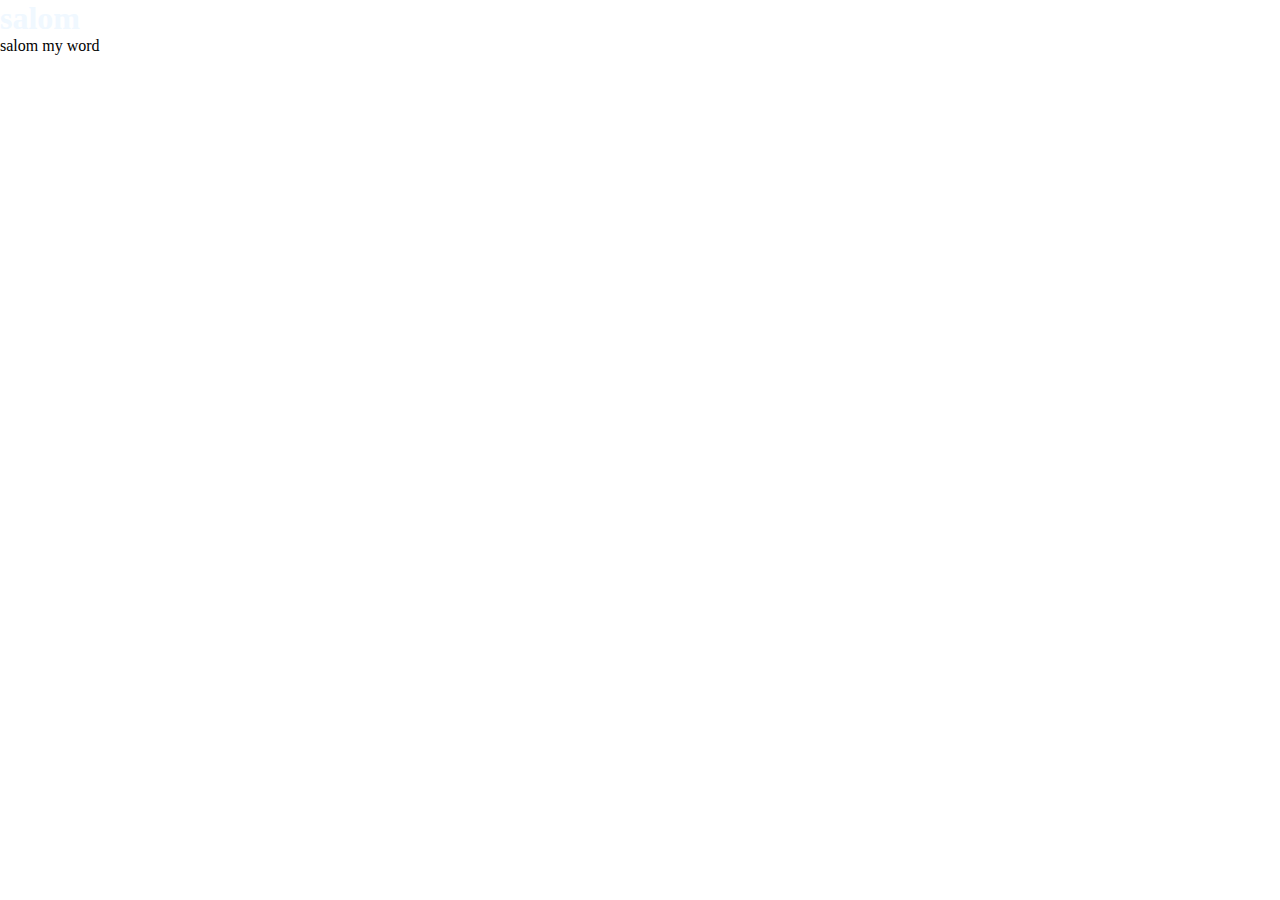
<file: index.html>
<!DOCTYPE html>
<html lang="en">
<head>
    <meta charset="UTF-8">
    <meta name="viewport" content="width=device-width, initial-scale=1.0">
    <title>Document</title>
    <link rel="stylesheet" href="style.css">
</head>
<body>
    <h1>salom</h1>
    <p>
        salom my word
    </p>
</body>
</html>
</file>
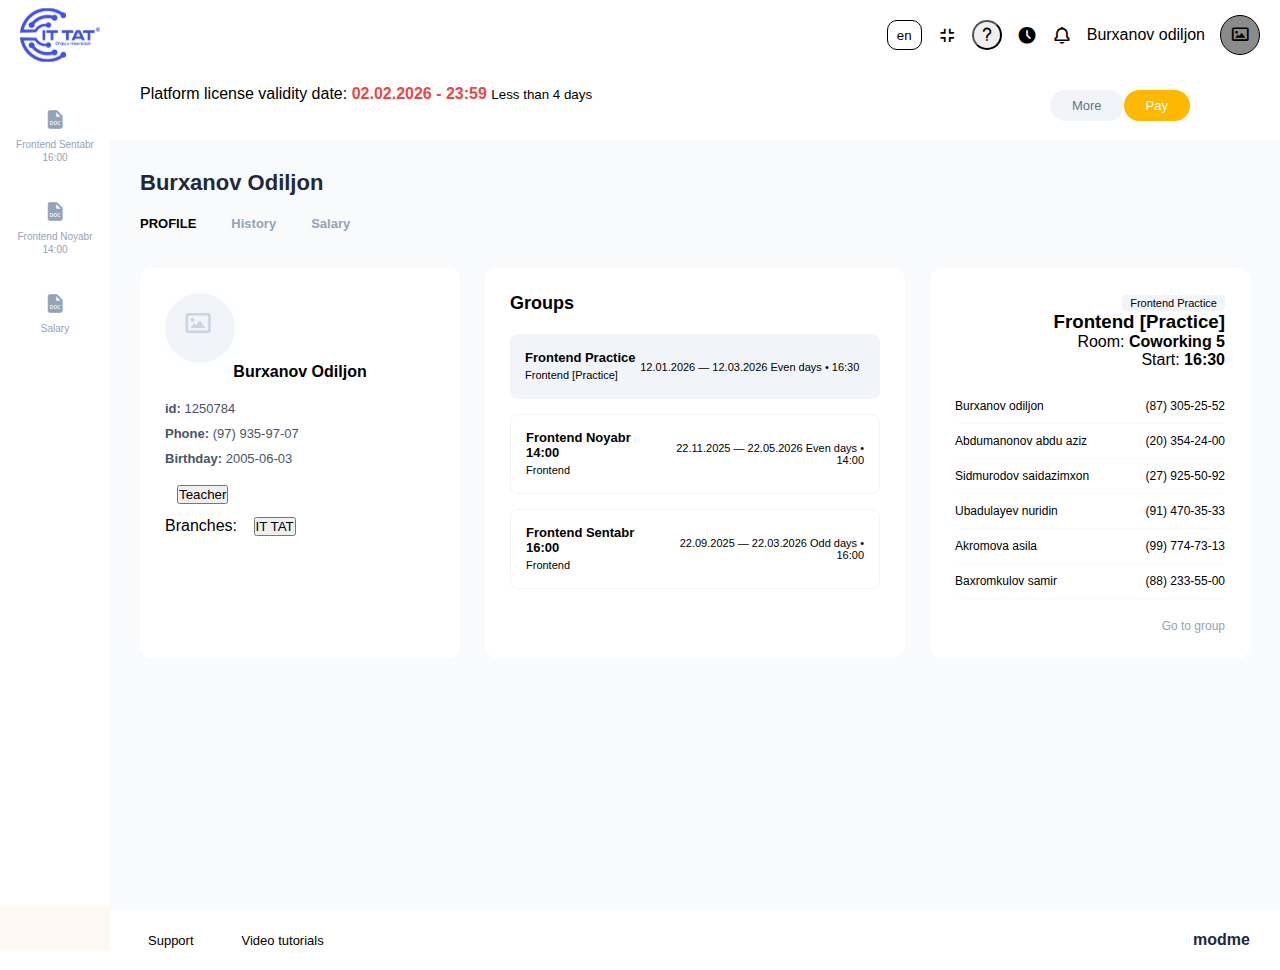
<file: index2.html>
<!DOCTYPE html>
<html lang="en">
<head>
    <meta charset="UTF-8">
    <meta name="viewport" content="width=device-width, initial-scale=1.0">
    <title>Document</title>
    <link href='https://unpkg.com/boxicons@2.1.4/css/boxicons.min.css' rel='stylesheet'>
    <link rel="stylesheet" href="stylee.css">
</head>
<body>
<div class="big-cont">
    <img src="hed_logo.6a8436cc5e3d3d88fa5cbd0ad630fce8 (3).svg">
    <div class="norm-cont">
        <button class="btn-1">en</button>
        <i class='bx bx-exit-fullscreen'></i>
        <button class="icon1"><i class='bx bx-question-mark'></i></button>
        <i class='bx bxs-time-five'></i>
        <i class='bx bx-bell'></i>
        <p>Burxanov odiljon</p>
        <button class="icon3"><i class='bx bx-image'></i></button>
    </div>
</div>
<div class="app-wrapper">
    <div class="sidebar">
        <div class="sidebar-top">
            <nav class="side-menu">
                <div class="menu-item">
                    <i class='bx bxs-file-doc'></i>
                    <span>Frontend Sentabr 16:00</span>
                </div>
                <div class="menu-item">
                    <i class='bx bxs-file-doc'></i>
                    <span>Frontend Noyabr 14:00</span>
                </div>
                <div class="menu-item">
                    <i class='bx bxs-file-doc'></i>
                    <span>Salary</span>
                </div>
            </nav>
        </div>
        <div class="sidebar-bottom">
            <div class="menu-item active">
                <i class="fas fa-wallet"></i>
                <span></span>
            </div>
        </div>
    </div>
    <div class="main-container">
        <header class="top-header">
            <div class="bar">
                <i class="far fa-calendar-alt"></i> Platform license validity date:
                <span class="danger">02.02.2026 - 23:59</span> <small>Less than 4 days</small>
            </div>
            <div class="top-actions">
                <button class="btn btn-more">More</button>
                <button class="btn btn-pay">Pay</button>
                <div class="top-icons">
    
                    <i class="fas fa-expand"></i>
                    <i class="far fa-question-circle"></i>
                    <i class="fas fa-history"></i>
                    <i class="far fa-bell"></i>
                </div>
            </div>
        </header>
        <div class="content-padding">
            <h2 class="title-name">Burxanov Odiljon</h2>
    
            <div class="content-tabs">
                <span class="c-tab active">PROFILE</span>
                <span class="c-tab">History</span>
                <span class="c-tab">Salary</span>
            </div>
            <div class="dashboard-grid">
                <div class="panel info-panel">
                    <div class="profile-top">
                        <div class="img-placeholder"><i class='bx bx-image'></i></div>
                        <h3>Burxanov Odiljon</h3>
                    </div>
                    <div class="profile-details">
                        <p><strong>id:</strong> 1250784</p>
                        <p><strong>Phone:</strong> (97) 935-97-07</p>
                        <p><strong>Birthday:</strong> 2005-06-03</p>
                        <div class="role-tags">
                            <span class="tag-role"><button>Teacher</button></span>
                        </div>
                        <div class="branch-tags">
                            <span>Branches:</span>
                            <span class="tag-branch"><button>IT TAT</button></span>
                        </div>
                    </div>
                </div>
                <div class="panel groups-panel">
                    <h4 class="section-sub">Groups</h4>
                    <div class="group-item active-group">
                        <div class="g-info">
                            <strong>Frontend Practice</strong>
                            <span>Frontend [Practice]</span>
                        </div>
                        <div class="g-dates">
                            <span>12.01.2026 — 12.03.2026</span>
                            <span>Even days • 16:30</span>
                        </div>
                        <i class="fas fa-external-link-alt g-icon"></i>
                    </div>
                    <div class="group-item">
                        <div class="g-info">
                            <strong>Frontend Noyabr 14:00</strong>
                            <span>Frontend</span>
                        </div>
                        <div class="g-dates">
                            <span>22.11.2025 — 22.05.2026</span>
                            <span>Even days • 14:00</span>
                        </div>
                        <i class="fas fa-external-link-alt g-icon"></i>
                        </div>
                        <div class="group-item">
                            <div class="g-info">
                                <strong>Frontend Sentabr 16:00</strong>
                                <span>Frontend</span>
                            </div>
                            <div class="g-dates">
                                <span>22.09.2025 — 22.03.2026</span>
                                <span>Odd days • 16:00</span>
                            </div>
                            <i class="fas fa-external-link-alt g-icon"></i>
                        </div>
                    </div>
                    <div class="panel students-panel">
                        <div class="s-header">
                            <span class="g-type">Frontend Practice</span>
                            <h3>Frontend [Practice]</h3>
                            <p>Room: <strong>Coworking 5</strong></p>
                            <p>Start: <strong>16:30</strong></p>
                        </div>
                        <ul class="s-list">
                            <li><span>Burxanov odiljon</span> <span>(87) 305-25-52</span></li>
                            <li><span>Abdumanonov abdu aziz</span> <span>(20) 354-24-00</span></li>
                            <li><span>Sidmurodov saidazimxon</span> <span>(27) 925-50-92</span></li>
                            <li><span>Ubadulayev nuridin </span> <span>(91) 470-35-33</span></li>
                            <li><span>Akromova asila</span> <span>(99) 774-73-13</span></li>
                            <li><span>Baxromkulov samir</span> (88) 233-55-00
                        </ul>
                         <div class="go-group">Go to group <i class="fas fa-arrow-right"></i></div>
                    </div>
                </div>
            </div>

            <footer class="bottom-footer">
                <div class="footer-left">
                    <span class="foot-link"><i class="fas fa-user-shield"></i> Support</span>
                    <span class="foot-link"><i class="fas fa-play-circle"></i> Video tutorials</span>
                </div>
                <div class="footer-right">modme</div>
            </footer>
        </div>
    </div>

</body>
</html>
</file>
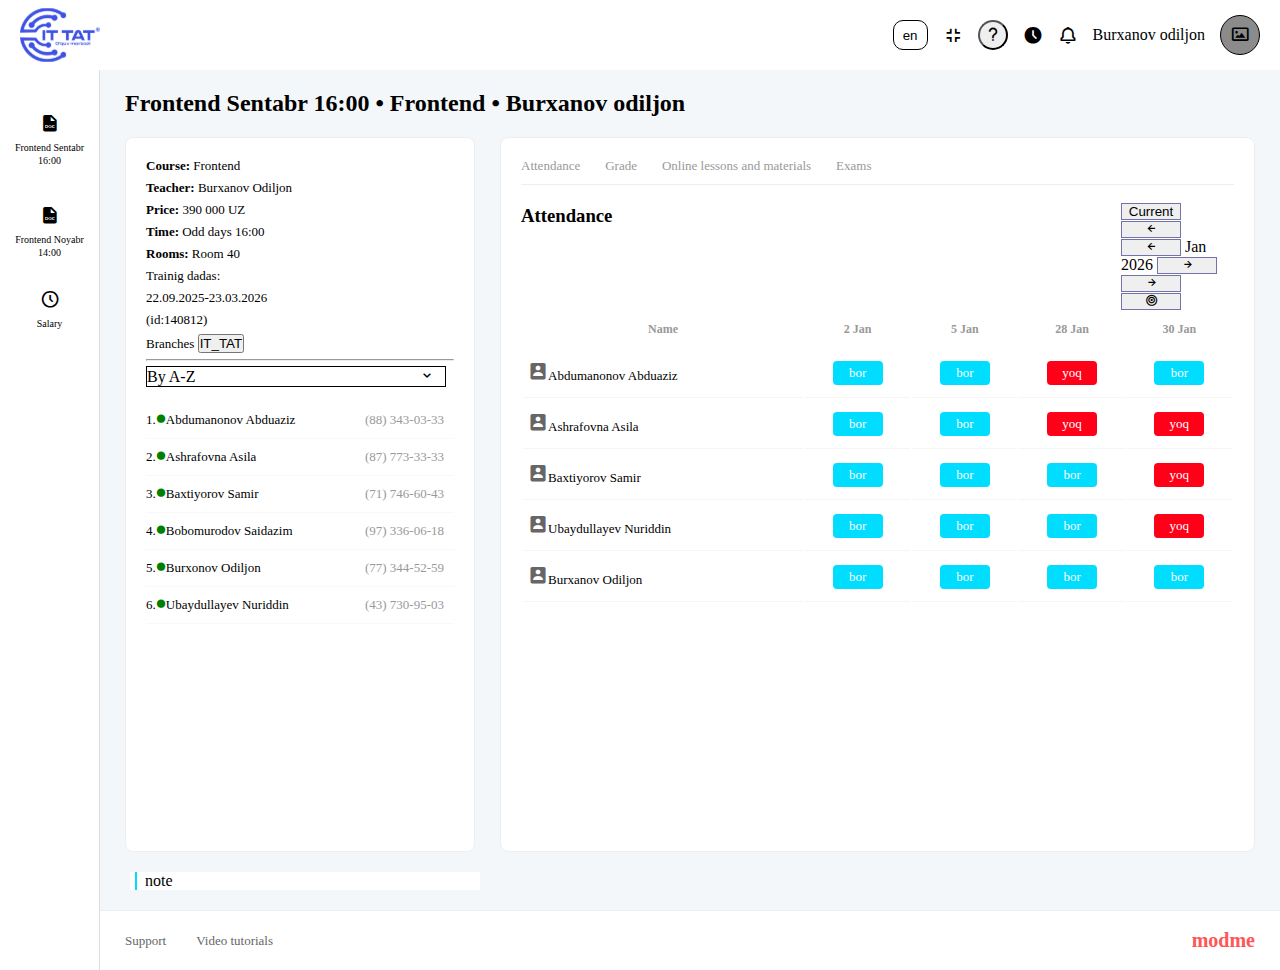
<file: index3.html>
<!DOCTYPE html>
<html lang="en">

<head>
    <meta charset="UTF-8">
    <meta name="viewport" content="width=device-width, initial-scale=1.0">
    <title>Document</title>
    <link href='https://unpkg.com/boxicons@2.1.4/css/boxicons.min.css' rel='stylesheet'>
    <link rel="stylesheet" href="style3.css">
</head>

<body>
    <!-- big-cont -->
    <div class="big-cont">
        <img src="hed_logo.6a8436cc5e3d3d88fa5cbd0ad630fce8 (3).svg">
        <div class="norm-cont">
            <button class="btn-1">en</button>
            <i class='bx bx-exit-fullscreen'></i>
            <button class="icon1"><i class='bx bx-question-mark'></i></button>
            <i class='bx bxs-time-five'></i>
            <i class='bx bx-bell'></i>
            <p>Burxanov odiljon</p>
            <button class="icon3"><i class='bx bx-image'></i></button>
        </div>
    </div>
    <!-- wrapper -->
    <div class="wrapper">
        <div class="sidebar">
            <div class="sidebar-top">
                <nav class="main-nav">
                    <div class="nav-item active">
                        <i class="fas fa-layer-group"></i>
                        <span> <i class='bx bxs-file-doc'></i>Frontend Sentabr 16:00</span>
                    </div>
                    <div class="nav-item">
                        <i class="fas fa-layer-group"></i>
                        <span><i class='bx bxs-file-doc'></i>Frontend Noyabr 14:00</span>
                    </div>
                    <div class="nav-item">
                        <span><i class='bx bx-time-five'></i><a href="./index2.html">Salary</a></i></span>
                    </div>
                </nav>
            </div>
        </div>
        <!-- main -->
        <div class="main-area">
            <div class="page-header">
                <h2>Frontend Sentabr 16:00 • Frontend • Burxanov odiljon</h2>
            </div>
            <div class="layout-grid">
                <div class="left-card">
                    <div class="course-info">
                        <p><strong>Course:</strong> Frontend</p>
                        <p><strong>Teacher:</strong> Burxanov Odiljon</p>
                        <p><strong>Price:</strong> 390 000 UZ</p>
                        <p><strong>Time:</strong> Odd days 16:00</p>
                        <p><strong>Rooms:</strong> Room 40</p>
                        <p class="muted">Trainig dadas:</p>
                        <p>22.09.2025-23.03.2026</p>
                        <p>(id:140812)</p>
                        <p>Branches <button>IT_TAT</button></p>
                    </div>
                    <hr>
                    <div class="search-bar">By A-Z <i class='bx bx-chevron-down'></i></div>
                    <ol class="student-list">
                        <li> 1.<i class='bx bxs-circle'></i> Abdumanonov Abduaziz <span class="tel">(88)
                                343-03-33</span></li>
                        <li> 2.<i class='bx bxs-circle'></i> Ashrafovna Asila <span class="tel">(87) 773-33-33</span>
                        </li>
                        <li> 3.<i class='bx bxs-circle'></i> Baxtiyorov Samir <span class="tel">(71) 746-60-43</span>
                        </li>
                        <li> 4.<i class='bx bxs-circle'></i> Bobomurodov Saidazim <span class="tel">(97)
                                336-06-18</span></li>
                        <li> 5.<i class='bx bxs-circle'></i> Burxonov Odiljon <span class="tel">(77) 344-52-59</span>
                        </li>
                        <li> 6.<i class='bx bxs-circle'></i> Ubaydullayev Nuriddin <span class="tel">(43)
                                730-95-03</span></li>
                    </ol>
                </div>
                <div class="right-card">
                    <div class="tabs">
                        <div class="tab active">Attendance</div>
                        <div class="tab">Grade</div>
                        <div class="tab">Online lessons and materials</div>
                        <div class="tab">Exams</div>
                    </div>
                    <div class="table-wrap">
                        <div class="table-top">
                            <h3>Attendance</h3>
                            <div class="cal-nav">
                                <button>Current</button> <button><i class='bx bx-left-arrow-alt'></i> <button><i
                                            class='bx bx-left-arrow-alt'></i></button></button>
                                <span class="date-pager"><i class="fas fa-chevron-left"></i> Jan 2026 <button><i
                                            class='bx bx-right-arrow-alt'></i> <button><i
                                                class='bx bx-right-arrow-alt'></i></button></button> <button><i
                                            class='bx bx-bullseye'></i></button><i
                                        class="fas fa-chevron-right"></i></span>
                            </div>
                        </div>

                        <table class="att-table">
                            <thead>
                                <tr>
                                    <th class="name">Name</th>
                                    <th>2 Jan</th>
                                    <th>5 Jan</th>
                                    <th>28 Jan</th>
                                    <th>30 Jan</th>
                                </tr>
                            </thead>
                            <tbody>
                                <tr class="tr-name1">
                                    <td><i class="fas fa-user-circle"></i> <i
                                            class='bx bxs-user-rectangle'></i>Abdumanonov Abduaziz
                                    </td>
                                    <td>
                                        <div class="tag was">bor</div>
                                    </td>
                                    <td>
                                        <div class="tag was">bor</div>
                                    </td>
                                    <td>
                                        <div class="tag not">yoq</div>
                                    </td>
                                    <td>
                                        <div class="tag was">bor</div>
                                    </td>
                                </tr>
                                <tr class="tr-name2">
                                    <td><i class="fas fa-user-circle"></i> <i
                                            class='bx bxs-user-rectangle'></i>Ashrafovna Asila</td>
                                    <td>
                                        <div class="tag was">bor</div>
                                    </td>
                                    <td>
                                        <div class="tag was">bor</div>
                                    </td>
                                    <td>
                                        <div class="tag not">yoq</div>
                                    </td>
                                    <td>
                                        <div class="tag not">yoq</div>
                                    </td>
                                </tr>
                                <tr class="tr-name3">
                                    <td><i class="fas fa-user-circle"></i> <i
                                            class='bx bxs-user-rectangle'></i>Baxtiyorov Samir</td>
                                    <td>
                                        <div class="tag was">bor</div>
                                    </td>
                                    <td>
                                        <div class="tag was">bor</div>
                                    </td>
                                    <td>
                                        <div class="tag was">bor</div>
                                    </td>
                                    <td>
                                        <div class="tag not">yoq</div>
                                    </td>
                                </tr>
                                <tr class="tr-name4">
                                    <td><i class="fas fa-user-circle"></i> <i
                                            class='bx bxs-user-rectangle'></i>Ubaydullayev Nuriddin
                                    </td>
                                    <td>
                                        <div class="tag was">bor</div>
                                    </td>
                                    <td>
                                        <div class="tag was">bor</div>
                                    </td>
                                    <td>
                                        <div class="tag was">bor</div>
                                    </td>
                                    <td>
                                        <div class="tag not">yoq</div>
                                    </td>
                                </tr>
                                <tr class="tr-name5">
                                    <td><i class="fas fa-user-circle"></i> <i class='bx bxs-user-rectangle'></i>Burxanov
                                        Odiljon</td>
                                    <td>
                                        <div class="tag was">bor</div>
                                    </td>
                                    <td>
                                        <div class="tag was">bor</div>
                                    </td>
                                    <td>
                                        <div class="tag was">bor</div>
                                    </td>
                                    <td>
                                        <div class="tag was">bor</div>
                                    </td>
                                </tr>
                            </tbody>
                        </table>
                    </div>
                </div>
            </div>
            <div class="note">
                <div class="norms">
                    <div class="zbb">
                        note
                    </div>
                </div>
            </div>
            <footer class="footer">
                <div class="f-left">
                    <span><i class="fas fa-headset"></i> Support</span>
                    <span><i class="fas fa-video"></i> Video tutorials</span>
                </div>
                <div class="f-right">modme</div>
            </footer>
        </div>
    </div>

</body>

</html>
</file>
<file: style.css>
*{
    margin: 0;
    padding: 0;
    box-sizing: border-box;
}
h1{
    color: aliceblue;
}
/* big-cont */
.big-cont {
    max-width: 2000px;
    background-color: rgb(255, 255, 255);
    display: flex;
    align-items: center;
    padding: 10px 20px;
    height: 70px;
    margin-left: auto;
    margin-right: auto;
    width: 100%;
    position: sticky;
    top: 0;
    z-index: 1000;
    background-color: #fff;

}

.big-cont img {
    width: 80px;
    height: 80px;
}

.norm-cont {
    display: flex;
    align-items: center;
    gap: 15px;
    margin-left: auto;
}

.btn-1 {
    width: 35px;
    height: 30px;
    border: 1px solid black;
    background-color: white;
    border-radius: 10px;
    cursor: pointer;
}
.icon1 {
    width: 30px;
    height: 30px;
    border-radius: 50px;
    cursor: pointer;
}

.norm-cont i {
    font-size: 20px;
    cursor: pointer;
}

.norm-cont p {
    font-weight: 500;
}

.icon3 {
    width: 40px;
    height: 40px;
    background-color: rgb(139, 139, 139);
    border-radius: 50px;
    border: 1px solid black;
}

.nav-item a {
    margin-top: 20px;
}

.wrapper {
    display: flex;
    height: 100vh;
    background: #f4f7f9;
}
/* SIDEBAR */
.sidebar {
    width: 100px;
    background: #fff;
    border-right: 1px solid #ddd;
    display: flex;
    flex-direction: column;
    justify-content: space-between;
    padding: 20px 0;
}

.nav-item {
    padding: 15px 5px;
    text-align: center;
    cursor: pointer;
    transition: 0.3s;
}

.nav-item i {
    font-size: 40px;
    display: block;
    font-size: 20px;
    margin-bottom: 8px;
}

.nav-item span {

    font-size: 10px;
    line-height: 1.3;
    display: block;
}

.nav-item:hover {
    color: #ff6b00;
    transform: scale(1.05);
}

/* MAIN AREA */
.far fa-calendar-ald {
    padding-top: 15px;
}

.main-area {
    flex: 1;
    display: flex;
    flex-direction: column;
    overflow-y: auto;
}
.header {
    margin-left: 30px;
    width: 1500px;
    margin-top: 20px;
    height: 60px;
    background: #fff;
    display: flex;
    justify-content: space-between;
    align-items: center;
    padding: 0 25px;
    border-bottom: 1px solid #eee;
}

.header-right {
    display: flex;
    align-items: center;
}

.icons-group {
    display: flex;
    color: #999;
}

.user {
    display: flex;
    align-items: center;
    gap: 10px;
    font-size: 14px;
}

.avatar {
    width: 32px;
    height: 32px;
    background: #eee;
    border-radius: 50%;
    display: flex;
    align-items: center;
    justify-content: center;
    font-weight: bold;
}

.btn {
    padding: 6px;
    border-radius: 20px;
    border: none;
    cursor: pointer;
    font-size: 13px;
}

.btn-pay {
    background: #b1b0af;
color: #000000;
}
.btn-pay:hover {
    background-color: yellow;
}

.btn-more {
    color: #ddd;
    background: #ffffff;
}

.btn-more:hover {
    background-color: #000000;
}


/* LAYOUT */
.search-bar {
    margin-top: 5px;
    width: 300px;
    border: 1px solid black;

}

.cal-nav {
    margin-top: -25px;
    margin-left: 600px;
}

.cal-nav button:hover {
    transform: scale(1.05);
    background-color: rgb(139, 139, 139);
}

.cal-nav button {
    cursor: pointer;
    border: 1px solid rgb(115, 115, 170);
    width: 60px;
    height: 30p
}
.search-bar i {
    margin-left: 220px;
}

.page-header {
    padding: 20px 25px;
    display: flex;
    justify-content: space-between;
}

.layout-grid {
    display: grid;
    grid-template-columns: 350px 1fr;
    gap: 25px;
    padding: 0 25px;
    flex: 1;
}

.for {
    margin-top: 30px;
    height: 55px;
}

.for span {
    margin-top: 10px;
}


/* CARDS */
.left-card,
.right-card {
    background: #fff;
    border-radius: 8px;
    border: 1px solid #eee;
    padding: 20px;
}

.course-info p {
    font-size: 13px;
    margin-bottom: 6px;
}

.student-list {

    margin-top: 15px;
}

.student-list i {
    color: green;
    margin-top: -3px;
    font-size: 10px;
}

.student-list li {

    font-size: 13px;
    padding: 10px 0;
    border-bottom: 1px solid #f9f9f9;
    display: flex;
    align-items: center;
}

.tel {
    margin-left: auto;
    color: #999;
    margin-right: 10px;
}
/* TABLE */


.tabs {
    display: flex;
    gap: 25px;
    border-bottom: 1px solid #eee;
    margin-bottom: 20px;
}

.tab {
    padding-bottom: 10px;
    font-size: 13px;
    color: #999;
    cursor: pointer;
}

.att-table {
    width: 100%;

}

.att-table i {
    font-size: 20px;
    color: #666;

}

.att-table th {
    margin-top: -5px;
    font-size: 12px;
    color: #999;
    padding: 10px;

}

.att-table td {
    padding: 12px 5px;
    border-bottom: 1px solid #f5f5f5;
    text-align: center;
    font-size: 13px;
}

.att-table td:first-child {
    text-align: left;
}

/* TAGS */
.tag {
    padding: 4px 12px;
    border-radius: 4px;
    color: #fff;
    display:
        inline-block;
    cursor: pointer;
    transition: 0.2s;
    min-width: 50px;
}

.tag.was {
    background: #00ddff;
}

.tag.not {
    background: #ff0019;
}

.tag:hover {
    transform: translate(3px);
    box-shadow: 0 4px 10px rgba(0, 0, 0, 0.1);
}

.circle {
    width: 20px;
    height: 20px;
    border: 1px solid #ddd;
    border-radius: 50%;
    margin: 0 auto;
}

/* FOOTER */
.footer {
    height: 60px;
    background: #fff;
    margin-top: 20px;
    border-top: 1px solid #eee;
    padding: 0 25px;
    display: flex;
    justify-content: space-between;
    align-items: center;
}
.f-left {
    display: flex;
    gap: 30px;
    font-size: 13px;
    color: #666;
}

.f-left i {
    color: #ff6b00;
}

.f-right {
    font-size: 20px;
    font-weight: bold;
    color: #ff5757;
}

.danger {
    color: #ff4d4d;
    font-weight: bold;
}

.note {
    width: 350px;
    height: 50pxpx;
    background-color: #ffffff;
    margin-top: 20px;
    margin-left: 30px;
}

.norms {
    margin-left: 5px;
    background-color: #00ddff;
    width: 2px;
}

.zbb {
    padding-left: 10px;
}

.big-cont,
.wrapper {
    max-width: 1800px;
    margin-left: auto;
    margin-right: auto;
    width: 100%;
}
</file>
<file: stylee.css>
* {
    margin: 0;
    padding: 0;
    box-sizing: border-box;
}

/* big-cont */
.big-cont {
    max-width: 2000px;
    background-color: rgb(255, 255, 255);
    display: flex;
    align-items: center;
    padding: 10px 20px;
    height: 70px;

}

.big-cont img {
    width: 80px;
    height: 80px;
}

.norm-cont {
    display: flex;
    align-items: center;
    gap: 15px;
    margin-left: auto;
}

.btn-1 {
    width: 35px;
    height: 30px;
    border: 1px solid black;
    background-color: white;
    border-radius: 10px;
    cursor: pointer;
}

.icon1 {
    width: 30px;
    height: 30px;
    border-radius: 50px;
    cursor: pointer;
}

.norm-cont i {
    font-size: 20px;
    cursor: pointer;
}

.norm-cont p {
    font-weight: 500;
}

.icon3 {
    width: 40px;
    height: 40px;
    background-color: rgb(139, 139, 139);
    border-radius: 50px;
    border: 1px solid black;
}

body {
    background-color: #f8fafc;
}

* {
    margin: 0;
    padding: 0;
    box-sizing: border-box;
    font-family: 'Segoe UI', sans-serif;
}

.app-wrapper {
    display: flex;
    height: 100vh;
    background: var(--bg);
    overflow: hidden;
}

.nav-item a {
    text-decoration: none;
    color: #000000;
}

/* SIDEBAR */
.sidebar {
    width: 110px;
    background: #fff;
    border-right: 1px solid var(--border);
    display: flex;
    flex-direction: column;
    justify-content: space-between;
    padding: 20px 0;
}

.main-logo {
    text-align: center;
    color: var(--primary);
    font-weight: bold;
    margin-bottom: 30px;
}

.menu-item {
    padding: 18px 5px;
    text-align: center;
    cursor: pointer;
    color: #94a3b8;
    transition: 0.3s;
}

.menu-item i {
    display: block;
    font-size: 22px;
    margin-bottom: 8px;
}

.menu-item span {
    font-size: 10px;
    line-height: 1.3;
    display: block;
}

.menu-item:hover {
    color: var(--primary);
    transform: translateX(5px);
}

.menu-item.active {
    color: var(--primary);
    border-left: 3px solid var(--primary);
    background: #fff7f2;
}

/* MAIN CONTAINER */
.main-container {
    flex: 1;
    display: flex;
    flex-direction: column;
    overflow-y: auto;
}

.bar {
    width: 500px;
    height: 40px;
}

.top-header {
    height: 70px;
    background: #fff;
    display: flex;
    justify-content: space-between;
    align-items: center;
    padding: 0 30px;
    border-bottom:
        1px solid var(--border);
}

.top-actions {
    display: flex;
    align-items: center;

}

.top-icons {
    display: flex;
    gap: 20px;
    color: #94a3b8;
    align-items: center;
}

.top-icons i:hover {
    color: var(--primary);
    cursor: pointer;
}

.btn {
    padding: 8px 22px;
    border-radius: 20px;
    border: none;
    cursor: pointer;
    font-size: 13px;
    font-weight: 500;
}

.btn-pay {
    background: #ffb800;
    color: #fff;
}

.btn-more {
    background: #f1f5f9;
    color: #64748b;
}


/* CONTENT */
.content-padding {
    padding: 30px;
    flex: 1;
}

.title-name {
    font-size: 22px;
    color: #1e293b;
    margin-bottom: 20px;
}

.content-tabs {
    display: flex;
    gap: 35px;
    border-bottom: 1px solid var(--border);
    margin-bottom: 25px
}

.c-tab {
    padding-bottom: 12px;
    font-size: 13px;
    font-weight: 600;
    color: #94a3b8;
    cursor: pointer;
}

.c-tab.active {
    color: var(--primary);
    border-bottom: 2px solid var(--primary);
}

/* GRID SYSTEM */
.dashboard-grid {
    display: grid;
    grid-template-columns: 320px 1fr 320px;
    gap: 25px;
}

.panel {
    background: #fff;
    border-radius: 12px;
    border: 1px solid var(--border);
    padding: 25px;
}

/* PROFILE INFO */
.img-placeholder {
    width: 70px;
    height: 70px;
    background: #f1f5f9;
    border-radius: 50%;
    color: #cbd5e1;
    font-size: 30px;

}

.img-placeholder i {
    margin-left: 18px;
    margin-top: 15px;
}

.profile-top h3 {
    text-align: center;
    font-size: 16px;
    margin-bottom: 20px;
}

.profile-details p {
    font-size: 13px;
    margin-bottom: 10px;
    color: #475569;
}

.tag-role,
.tag-branch {
    display: inline-block;
    padding: 4px 12px;
    border: 1px solid var(--primary);
    color: var(--primary);
    border-radius: 15px;
    font-size: 11px;
    margin-top: 5px;
}

/* GROUPS LIST */
.section-sub {
    margin-bottom: 20px;
    font-size: 18px;
}

.group-item {
    display: flex;
    justify-content: space-between;
    align-items: center;
    padding: 15px;
    border-radius: 8px;
    border: 1px solid #f1f5f9;
    margin-bottom: 15px;
    transition: 0.3s;
    cursor: pointer;
}

.group-item:hover {
    transform: scale(1.02);
    box-shadow: 0 4px 12px rgba(0, 0, 0, 0.05);
}

.active-group {
    background: #f1f5f9;
    border-left: 5px solid var(--primary);
}

.g-info strong {
    display: block;
    font-size: 13px;
}

.g-info span {
    font-size: 11px;
    color: var(--text-gray);
}

.g-dates {
    text-align: right;
    font-size: 11px;
    color: var(--text-gray);
}

.g-icon {
    color: var(--primary);
    font-size: 14px;
}

/* STUDENT LIST CARD */
.s-header {
    text-align: right;
    margin-bottom: 20px;
}

.g-type {
    background: #f1f5f9;
    padding: 2px 8px;
    font-size: 11px;
    border-radius: 4px;
}

.s-list {
    list-style: none;
}

.s-list li {
    display: flex;
    justify-content: space-between;
    font-size: 12px;
    padding: 10px 0;
    border-bottom: 1px solid #f8fafc;
}

.go-group {
    margin-top: 20px;
    text-align: right;
    color: #94a3b8;
    font-size: 12px;
    cursor: pointer;
}

/* FOOTER */
.bottom-footer {
    height: 60px;
    background: #fff;
    border-top: 1px solid var(--border);
    display: flex;
    justify-content: space-between;
    align-items: center;
    padding: 0 30px;
}

.footer-left {
    display: flex;
    gap: 40px;
}

.foot-link {
    font-size: 13px;
    color: var(--text-gray);
    cursor: pointer;
}

.foot-link i {
    color: var(--primary);
    margin-right: 8px;
}

.footer-right {
    font-weight: bold;
    color: #1e293b;
}

.danger {
    color: #ef4444;
    font-weight: bold;
}
</file>
<file: style3.css>
* {
    margin: 0;
    padding: 0;
    box-sizing: border-box;
}

h1 {
    color: aliceblue;
}

/* big-cont */
.big-cont {
    max-width: 2000px;
    background-color: rgb(255, 255, 255);
    display: flex;
    align-items: center;
    padding: 10px 20px;
    height: 70px;
    margin-left: auto;
    margin-right: auto;
    width: 100%;
    position: sticky;
    top: 0;
    z-index: 1000;
    background-color: #fff;

}

.big-cont img {
    width: 80px;
    height: 80px;
}

.norm-cont {
    display: flex;
    align-items: center;
    gap: 15px;
    margin-left: auto;
}

.btn-1 {
    width: 35px;
    height: 30px;
    border: 1px solid black;
    background-color: white;
    border-radius: 10px;
    cursor: pointer;
}

.icon1 {
    width: 30px;
    height: 30px;
    border-radius: 50px;
    cursor: pointer;
}

.norm-cont i {
    font-size: 20px;
    cursor: pointer;
}

.norm-cont p {
    font-weight: 500;
}

.icon3 {
    width: 40px;
    height: 40px;
    background-color: rgb(139, 139, 139);
    border-radius: 50px;
    border: 1px solid black;
}

.nav-item a {
    margin-top: 20px;
}

.wrapper {
    display: flex;
    height: 100vh;
    background: #f4f7f9;
}

/* SIDEBAR */
.sidebar {
    width: 100px;
    background: #fff;
    border-right: 1px solid #ddd;
    display: flex;
    flex-direction: column;
    justify-content: space-between;
    padding: 20px 0;
}

.nav-item {
    padding: 15px 5px;
    text-align: center;
    cursor: pointer;
    transition: 0.3s;
}

.nav-item i {
    font-size: 40px;
    display: block;
    font-size: 20px;
    margin-bottom: 8px;
}

.nav-item span {

    font-size: 10px;
    line-height: 1.3;
    display: block;
}

.nav-item:hover {
    color: #ff6b00;
    transform: scale(1.05);
}

/* MAIN AREA */
.far fa-calendar-ald {
    padding-top: 15px;
}

.main-area {
    flex: 1;
    display: flex;
    flex-direction: column;
    overflow-y: auto;
}

.header {
    margin-left: 30px;
    width: 1500px;
    margin-top: 20px;
    height: 60px;
    background: #fff;
    display: flex;
    justify-content: space-between;
    align-items: center;
    padding: 0 25px;
    border-bottom: 1px solid #eee;
}

.header-right {
    display: flex;
    align-items: center;
}

.icons-group {
    display: flex;
    color: #999;
}

.user {
    display: flex;
    align-items: center;
    gap: 10px;
    font-size: 14px;
}

.avatar {
    width: 32px;
    height: 32px;
    background: #eee;
    border-radius: 50%;
    display: flex;
    align-items: center;
    justify-content: center;
    font-weight: bold;
}

.btn {
    padding: 6px;
    border-radius: 20px;
    border: none;
    cursor: pointer;
    font-size: 13px;
}

.btn-pay {
    background: #b1b0af;
    color: #000000;
}

.btn-pay:hover {
    background-color: yellow;
}

.btn-more {
    color: #ddd;
    background: #ffffff;
}

.btn-more:hover {
    background-color: #000000;
}

/* LAYOUT */
.search-bar {
    margin-top: 5px;
    width: 300px;
    border: 1px solid black;

}

.cal-nav {
    margin-top: -25px;
    margin-left: 600px;
}

.cal-nav button:hover {
    transform: scale(1.05);
    background-color: rgb(139, 139, 139);
}

.cal-nav button {
    cursor: pointer;
    border: 1px solid rgb(115, 115, 170);
    width: 60px;
    height: 30p
}

.search-bar i {
    margin-left: 220px;
}

.page-header {
    padding: 20px 25px;
    display: flex;
    justify-content: space-between;
}

.layout-grid {
    display: grid;
    grid-template-columns: 350px 1fr;
    gap: 25px;
    padding: 0 25px;
    flex: 1;
}

.for {
    margin-top: 30px;
    height: 55px;
}

.for span {
    margin-top: 10px;
}


/* CARDS */
.left-card,
.right-card {
    background: #fff;
    border-radius: 8px;
    border: 1px solid #eee;
    padding: 20px;
}

.course-info p {
    font-size: 13px;
    margin-bottom: 6px;
}

.student-list {

    margin-top: 15px;
}

.student-list i {
    color: green;
    margin-top: -3px;
    font-size: 10px;
}

.student-list li {

    font-size: 13px;
    padding: 10px 0;
    border-bottom: 1px solid #f9f9f9;
    display: flex;
    align-items: center;
}

.nav-item a {
    text-decoration: none;
    color: #000000;
}

.tel {
    margin-left: auto;
    color: #999;
    margin-right: 10px;
}

/* TABLE */


.tabs {
    display: flex;
    gap: 25px;
    border-bottom: 1px solid #eee;
    margin-bottom: 20px;
}

.tab {
    padding-bottom: 10px;
    font-size: 13px;
    color: #999;
    cursor: pointer;
}

.att-table {
    width: 100%;
}

.att-table i {
    font-size: 20px;
    color: #666;

}

.att-table th {
    margin-top: -5px;
    font-size: 12px;
    color: #999;
    padding: 10px;

}

.att-table td {
    padding: 12px 5px;
    border-bottom: 1px solid #f5f5f5;
    text-align: center;
    font-size: 13px;
}

.att-table td:first-child {
    text-align: left;
}

/* TAGS */
.tag {
    padding: 4px 12px;
    border-radius: 4px;
    color: #fff;
    display:
        inline-block;
    cursor: pointer;
    transition: 0.2s;
    min-width: 50px;
}

.tag.was {
    background: #00ddff;
}

.tag.not {
    background: #ff0019;
}

.tag:hover {
    transform: translate(3px);
    box-shadow: 0 4px 10px rgba(0, 0, 0, 0.1);
}

.circle {
    width: 20px;
    height: 20px;
    border: 1px solid #ddd;
    border-radius: 50%;
    margin: 0 auto;
}

/* FOOTER */
.footer {
    height: 60px;
    background: #fff;
    margin-top: 20px;
    border-top: 1px solid #eee;
    padding: 0 25px;
    display: flex;
    justify-content: space-between;
    align-items: center;
}

.f-left {
    display: flex;
    gap: 30px;
    font-size: 13px;
    color: #666;
}

.f-left i {
    color: #ff6b00;
}

.f-right {
    font-size: 20px;
    font-weight: bold;
    color: #ff5757;
}

.danger {
    color: #ff4d4d;
    font-weight: bold;
}

.note {
    width: 350px;
    height: 50pxpx;
    background-color: #ffffff;
    margin-top: 20px;
    margin-left: 30px;
}

.norms {
    margin-left: 5px;
    background-color: #00ddff;
    width: 2px;
}

.zbb {
    padding-left: 10px;
}

.big-cont,
.wrapper {
    max-width: 1800px;
    margin-left: auto;
    margin-right: auto;
    width: 100%;
}

.student-list li:hover {
    transform: translate(4px);
}

.tr-name1:hover {
    transform: translate(4px);
}

.tr-name2:hover {
    transform: translate(4px);
}

.tr-name3:hover {
    transform: translate(4px);
}

.tr-name4:hover {
    transform: translate(4px);
}

.tr-name5:hover {
    transform: translate(4px);
}
</file>
